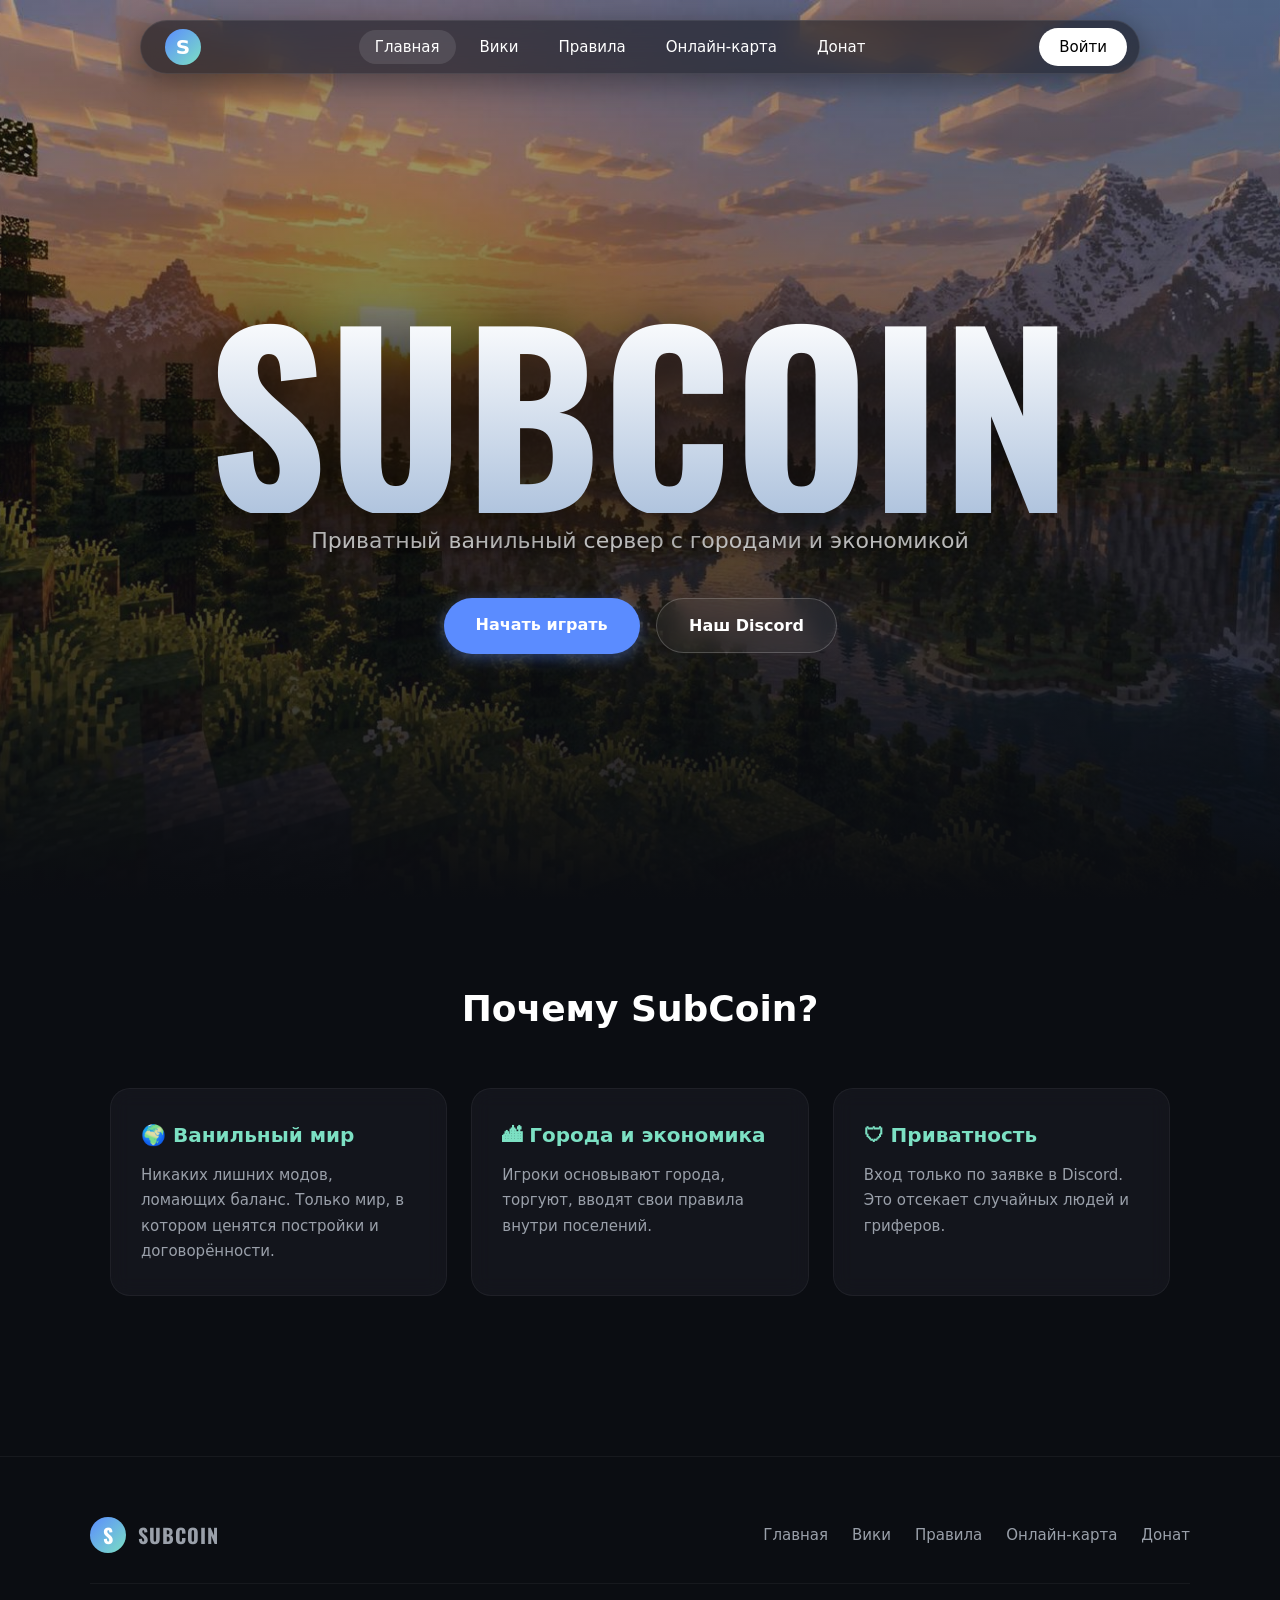
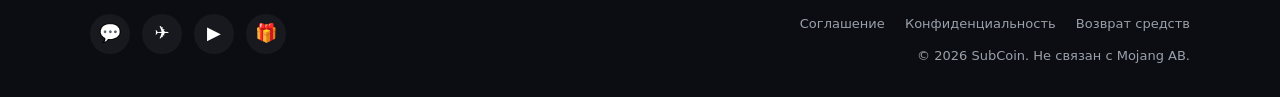
<file: index.html>
<!DOCTYPE html>
<html lang="ru">
<head>
<meta charset="UTF-8">
<meta name="viewport" content="width=device-width,initial-scale=1">
<title>SubCoin — приватный ванильный Minecraft-сервер</title>
<meta name="description" content="SubCoin — приватный ванильный сервер Minecraft с городами, экономикой и живым сообществом.">
<link rel="preconnect" href="https://fonts.googleapis.com">
<link rel="preconnect" href="https://fonts.gstatic.com" crossorigin>
<link href="https://fonts.googleapis.com/css2?family=Oswald:wght@700&display=swap" rel="stylesheet">
<link rel="stylesheet" href="style.css">
</head>
<body>

<header>
  <nav class="nav-pill">
    <div class="logo">
      <span class="logo-icon">S</span> 
    </div>
    <ul>
      <li><a href="index.html" class="active">Главная</a></li>
      <li><a href="wiki.html">Вики</a></li>
      <li><a href="rules.html">Правила</a></li>
      <li><a href="map.html">Онлайн-карта</a></li>
      <li><a href="donate.html">Донат</a></li>
    </ul>
    <div class="nav-right">
      <a href="https://discord.gg/estriperconor" target="_blank" rel="noopener" class="btn-discord">Войти</a>
    </div>
    <button class="burger" aria-label="Меню">☰</button>
  </nav>
</header>

<section class="hero-main">
  <div class="hero-overlay"></div>
  <div class="hero-content">
    <h1 class="hero-title">SUBCOIN</h1>
    <p class="hero-subtitle">Приватный ванильный сервер с городами и экономикой</p>
    <div class="hero-btns">
      <a class="btn btn-primary" href="wiki-start.html">Начать играть</a>
      <a class="btn btn-ghost" href="https://discord.gg/estriperconor" target="_blank">Наш Discord</a>
    </div>
  </div>
</section>

<section class="features-section">
  <h2>Почему SubCoin?</h2>
  <div class="cards">
    <div class="card">
      <h3>🌍 Ванильный мир</h3>
      <p>Никаких лишних модов, ломающих баланс. Только мир, в котором ценятся постройки и договорённости.</p>
    </div>
    <div class="card">
      <h3>🏙 Города и экономика</h3>
      <p>Игроки основывают города, торгуют, вводят свои правила внутри поселений.</p>
    </div>
    <div class="card">
      <h3>🛡 Приватность</h3>
      <p>Вход только по заявке в Discord. Это отсекает случайных людей и гриферов.</p>
    </div>
  </div>
</section>

<footer class="main-footer">
  <div class="footer-top">
    <div class="footer-logo">
      <span class="logo-icon">S</span> SUBCOIN
    </div>
    <div class="footer-links">
      <a href="index.html">Главная</a>
      <a href="wiki.html">Вики</a>
      <a href="rules.html">Правила</a>
      <a href="map.html">Онлайн-карта</a>
      <a href="donate.html">Донат</a>
    </div>
  </div>
  
  <div class="footer-bottom">
    <div class="footer-socials">
      <a href="https://discord.gg/estriperconor" target="_blank" title="Discord">💬</a>
      <a href="#" target="_blank" title="Telegram">✈️</a>
      <a href="#" target="_blank" title="YouTube">▶️</a>
      <a href="#" target="_blank" title="Boosty">🎁</a>
    </div>
    
    <div class="footer-legal">
      <a href="#">Соглашение</a>
      <a href="#">Конфиденциальность</a>
      <a href="#">Возврат средств</a>
      <p>© 2026 SubCoin. Не связан с Mojang AB.</p>
    </div>
  </div>
</footer>
</body>
</html>
</file>
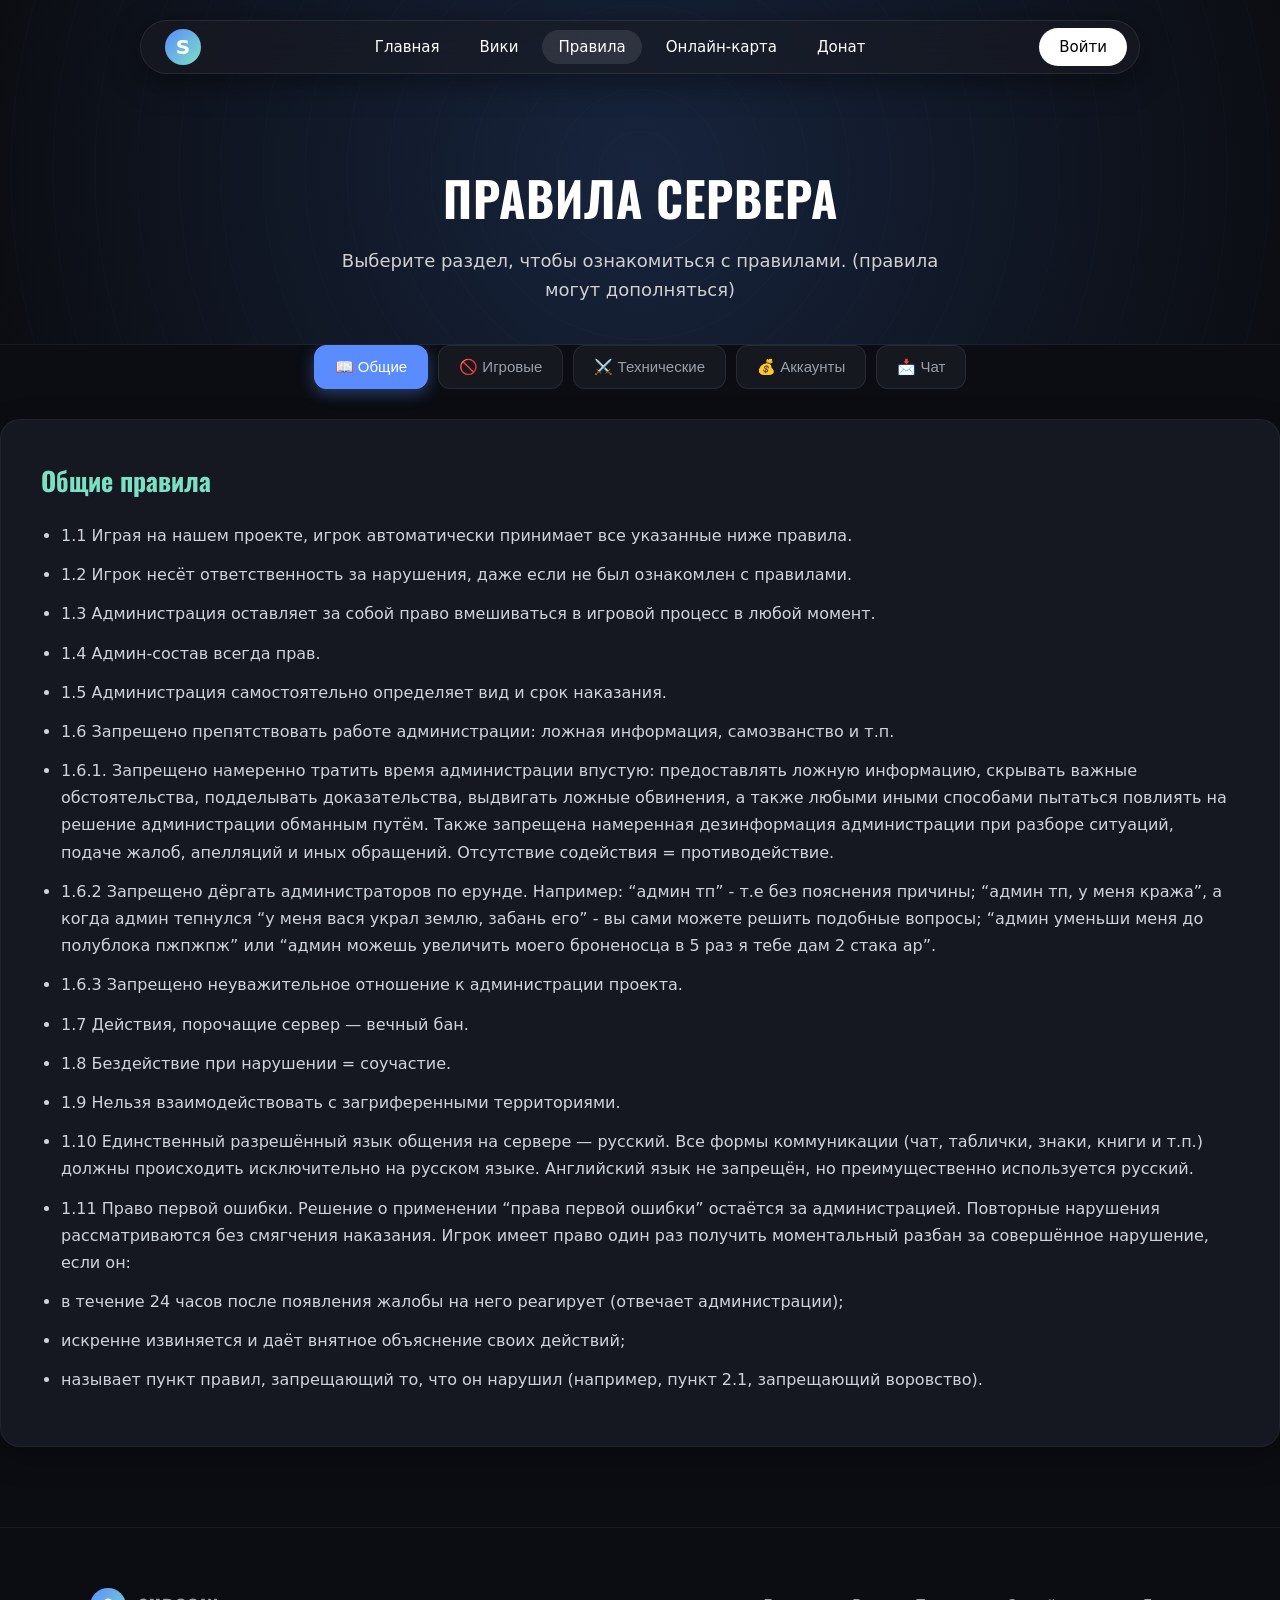
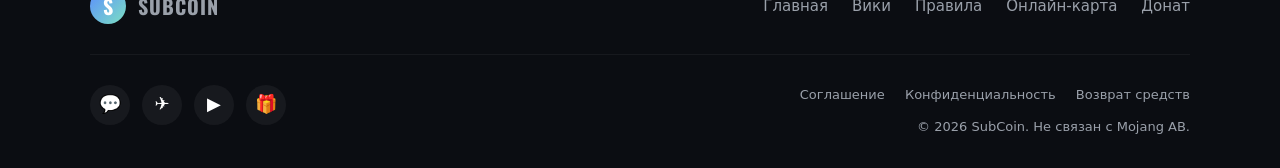
<file: rules.html>
<!DOCTYPE html>
<html lang="ru">
<head>
<meta charset="UTF-8">
<meta name="viewport" content="width=device-width,initial-scale=1">
<title>Правила — SubCoin</title>
<link rel="preconnect" href="https://fonts.googleapis.com">
<link rel="preconnect" href="https://fonts.gstatic.com" crossorigin>
<link href="https://fonts.googleapis.com/css2?family=Oswald:wght@700&display=swap" rel="stylesheet">
<link rel="stylesheet" href="style.css">
</head>
<body>

<header>
  <nav class="nav-pill">
    <div class="logo">
      <span class="logo-icon">S</span> 
    </div>
    <ul>
      <li><a href="index.html">Главная</a></li>
      <li><a href="wiki.html">Вики</a></li>
      <li><a href="rules.html" class="active">Правила</a></li>
      <li><a href="map.html">Онлайн-карта</a></li>
      <li><a href="donate.html">Донат</a></li>
    </ul>
    <div class="nav-right">
      <a href="https://discord.gg/estriperconor" target="_blank" rel="noopener" class="btn-discord">Войти</a>
    </div>
    <button class="burger" aria-label="Меню">☰</button>
  </nav>
</header>

  <section class="donate-hero" style="padding-bottom: 40px;">
  <div class="donate-hero-content">
    <h1 class="page-title" style="margin-bottom: 10px;">ПРАВИЛА СЕРВЕРА</h1>
    <p style="font-size: 18px; color: #d0d0d0; max-width: 600px; margin: 0 auto;">
      Выберите раздел, чтобы ознакомиться с правилами. (правила могут дополняться)
    </p>
  </div>
</section>
  <div class="tabs-nav">
    <button class="tab-btn active" data-target="tab-general">📖 Общие</button>
    <button class="tab-btn" data-target="tab-forbidden">🚫 Игровые</button>
    <button class="tab-btn" data-target="tab-pvp">⚔️ Технические</button>
    <button class="tab-btn" data-target="tab-economy">💰 Аккаунты</button>
    <button class="tab-btn" data-target="tab-appeals">📩 Чат</button>
  </div>

  <div class="tabs-content-box">
    
    <div id="tab-general" class="tab-content active">
      <h2>Общие правила</h2>
      <ul>
        <li>1.1 Играя на нашем проекте, игрок автоматически принимает все указанные ниже правила.</li>
        <li>1.2 Игрок несёт ответственность за нарушения, даже если не был ознакомлен с правилами.</li>
        <li>1.3 Администрация оставляет за собой право вмешиваться в игровой процесс в любой момент.</li>
        <li>1.4 Админ-состав всегда прав.</li>
        <li>1.5 Администрация самостоятельно определяет вид и срок наказания.</li>
        <li>1.6 Запрещено препятствовать работе администрации: ложная информация, самозванство и т.п.</li>
        <li>1.6.1. Запрещено намеренно тратить время администрации впустую: предоставлять ложную информацию, скрывать важные обстоятельства, подделывать доказательства, выдвигать ложные обвинения, а также любыми иными способами пытаться повлиять на решение администрации обманным путём. Также запрещена намеренная дезинформация администрации при разборе ситуаций, подаче жалоб, апелляций и иных обращений. Отсутствие содействия = противодействие.</li>
        <li>1.6.2 Запрещено дёргать администраторов по ерунде. Например: “админ тп” - т.е без пояснения причины; “админ тп, у меня кража”, а когда админ тепнулся “у меня вася украл землю, забань его” - вы сами можете решить подобные вопросы; “админ уменьши меня до полублока пжпжпж” или “админ можешь увеличить моего броненосца в 5 раз я тебе дам 2 стака ар”.</li>
        <li>1.6.3 Запрещено неуважительное отношение к администрации проекта.</li>
        <li>1.7 Действия, порочащие сервер — вечный бан.</li>
        <li>1.8 Бездействие при нарушении = соучастие.</li>
        <li>1.9 Нельзя взаимодействовать с загриференными территориями.</li>
        <li>1.10 Единственный разрешённый язык общения на сервере — русский. Все формы коммуникации (чат, таблички, знаки, книги и т.п.) должны происходить исключительно на русском языке. Английский язык не запрещён, но преимущественно используется русский.</li>
        <li>1.11 Право первой ошибки. Решение о применении “права первой ошибки” остаётся за администрацией. Повторные нарушения рассматриваются без смягчения наказания. Игрок имеет право один раз получить моментальный разбан за совершённое нарушение, если он:</li>
        <li>в течение 24 часов после появления жалобы на него реагирует (отвечает администрации);</li>
        <li>искренне извиняется и даёт внятное объяснение своих действий;</li>
        <li>называет пункт правил, запрещающий то, что он нарушил (например, пункт 2.1, запрещающий воровство).</li>
      </ul>
    </div>

    <div id="tab-forbidden" class="tab-content">
      <h2>Правила игры на сервере</h2>
      <ul>
        <li>2.1 Запрещено гриферство: разрушения, воровство, убийства мобов на чужой территории и т.п.</li>
        <li>2.2 Нельзя убивать игроков или их животных без причины.</li>
        <li>2.3 Нельзя мешать другим игрокам: намеренное блокирование обзора, подставляться под удары, толкание с высоты, агр мобов, вызов рейда на чужой территории и т.д.</li>
        <li>2.4 Запрещён любой дюп, за исключением тнт, сыпучих блоков, ковров и рельс.</li>
        <li>2.5 Запрещён бессмысленный спам предметами: яйцами, снежками, зарядами ветра и т.п.</li>
        <li>2.6 Запрещено уродовать территории без причины: рандомные полоски и столбы из блоков, оставленные воронки от криперов и т.п</li>
        <li>2.7 Запрещён ряд построек: половые органы, флаги реальных стран, эмблемы религиозных, террористических и любых других подобных организаций, любая свастика, нацистская символика и т.п.</li>
        <li>2.8 Запрещены масштабные раздачи ресурсов без согласования с администрацией сервера.</li>
      </ul>
    </div>

    <div id="tab-pvp" class="tab-content">
      <h2>Технические правила сервера</h2>
      <ul>
        <li>3.1 Нельзя создавать нагрузку на сервер (лаг-машины, DDoS и т.п.)</li>
        <li>3.2 Запрещены читы, баги и уязвимости</li>
        <li>3.3 Восстановление (откат) ресурсов и построек возможен, если вы не контактировали с пострадавшей территорией. В любом случае обращайтесь к администраторам за помощью.</li>
        <li>3.4 Восстановлние (откат) шалкеров не производится. Хранение ресурсов в шалкерах на ваш страх и риск.</li>
      </ul>
    </div>

    <div id="tab-economy" class="tab-content">
      <h2>Правила аккаунтов</h2>
      <ul>
        <li>4.1 Запрещены оскорбительные и неприемлемые никнеймы: ненормативная лексика, политические термины и т.п</li>
        <li>4.2 Запрещена передача аккаунта. Ответственность за аккаунт лежит на его владельце.</li>
        <li>4.3 Мультиаккаунты запрещены.</li>
        <li>4.4 Смена ника — только в исключительных случаях.</li>
        <li>4.5 Запрещён взлом чужих аккаунтов. Любые попытки несанкционированного доступа к чужому аккаунту строго наказываются.</li>
        <li>4.6 Восстановление пароля возможно только при запросе с Discord-аккаунта, с которого была подана заявка.</li>
      </ul>
    </div>

    <div id="tab-appeals" class="tab-content">
      <h2>Правила чата</h2>
      <ul>
        <li>5.1 Запрещён спам, флуд и т.п.</li>
        <li>5.2 Токсичное поведение: оскорбления, агрессивные высказывания, угрозы, шантаж, клевета, буллинг и т.п. Также учитываются правила Twitch (например, список запрещённых слов).</li>
        <li>5.3 Нельзя обсуждать политику, религию, национальные вопросы и другие провокационные темы.</li>
        <li>5.4 Аморальное поведение. Нельзя обсуждать испражнения, сексуальные темы и другие неприемлемые вещи.</li>
        <li>5.5 Запрещено выпрашивать и распространять личные данные (ФИО, адрес, телефон и т. д.).</li>
        <li>5.6 Запрещён 18+ контент, за редкими исключениями.</li>
        <li>5.7 Запрещена реклама без разрешения администрации.</li>
        <li>5.8 Включение саундпадов разрешено, но если кто-то попросил выключить - нужно незамедлительно выключить и больше не включать.</li>
      </ul>
    </div>

  </div>
</div>

<footer class="main-footer">
  <div class="footer-top">
    <div class="footer-logo">
      <span class="logo-icon">S</span> SUBCOIN
    </div>
    <div class="footer-links">
      <a href="index.html">Главная</a>
      <a href="wiki.html">Вики</a>
      <a href="rules.html">Правила</a>
      <a href="map.html">Онлайн-карта</a>
      <a href="donate.html">Донат</a>
    </div>
  </div>
  
  <div class="footer-bottom">
    <div class="footer-socials">
      <a href="https://discord.gg/estriperconor" target="_blank" title="Discord">💬</a>
      <a href="#" target="_blank" title="Telegram">✈️</a>
      <a href="#" target="_blank" title="YouTube">▶️</a>
      <a href="#" target="_blank" title="Boosty">🎁</a>
    </div>
    
    <div class="footer-legal">
      <a href="#">Соглашение</a>
      <a href="#">Конфиденциальность</a>
      <a href="#">Возврат средств</a>
      <p>© 2026 SubCoin. Не связан с Mojang AB.</p>
    </div>
  </div>
</footer>
<script>
  document.addEventListener('DOMContentLoaded', function() {
    const tabBtns = document.querySelectorAll('.tab-btn');
    const tabContents = document.querySelectorAll('.tab-content');

    if (tabBtns.length === 0) return;

    tabBtns.forEach(function(btn) {
      btn.addEventListener('click', function() {
        tabBtns.forEach(function(b) { b.classList.remove('active'); });
        tabContents.forEach(function(c) { c.classList.remove('active'); });

        btn.classList.add('active');

        const targetId = btn.getAttribute('data-target');
        const targetContent = document.getElementById(targetId);
        
        if (targetContent) {
          targetContent.classList.add('active');
        }
      });
    });
  });
</script>
</body>
</html>
</body>
</html>
</file>
<file: style.css>
:root{
  --bg:#0b0d12;
  --panel:rgba(25, 28, 36, 0.6); /* Полупрозрачный фон для меню */
  --text:#ffffff;
  --muted:#9aa0aa;
  --accent:#5b8cff;
  --accent2:#7ce0c3;
}

*{box-sizing:border-box;margin:0;padding:0}
body{
  font-family:system-ui,-apple-system,"Segoe UI",Roboto,sans-serif;
  background:var(--bg);color:var(--text);line-height:1.6;
  overflow-x: hidden;
}
a{color:var(--text);text-decoration:none}
a:hover{text-decoration:none}

/* --- ШАПКА (Меню-капсула) --- */
header{
  position: fixed; /* Меню теперь всегда висит сверху */
  top: 20px;
  left: 0;
  width: 100%;
  z-index: 100;
  display: flex;
  justify-content: center;
  pointer-events: none; /* Чтобы клики проходили сквозь пустые места */
}
.nav-pill{
  pointer-events: auto;
  display:flex;align-items:center;justify-content:space-between;
  background:var(--panel);
  backdrop-filter: blur(16px);
  -webkit-backdrop-filter: blur(16px);
  border: 1px solid rgba(255,255,255,0.08);
  border-radius: 50px;
  padding: 8px 12px 8px 24px;
  width: 90%;
  max-width: 1000px;
  box-shadow: 0 8px 32px rgba(0,0,0,0.4);
}
.logo-icon {
  display: inline-block;
  background: linear-gradient(135deg, #5b8cff, #7ce0c3);
  color: #fff;
  font-weight: 900;
  font-size: 20px;
  width: 36px; height: 36px;
  line-height: 36px;
  text-align: center;
  border-radius: 50%;
}
.nav-pill ul{display:flex;gap:8px;list-style:none;margin: 0 auto;}
.nav-pill a {
  font-size:15px; font-weight: 500; padding: 8px 16px; border-radius: 30px; transition: .2s;
}
.nav-pill a:hover, .nav-pill a.active {
  background: rgba(255,255,255,0.1);
}
.btn-discord {
  background: #fff; color: #000 !important; padding: 10px 20px !important; border-radius: 30px !important; font-weight: 600;
}
.btn-discord:hover { background: #e0e0e0; }
.burger{display:none;background:none;border:0;color:var(--text);font-size:24px;cursor:pointer; padding-right: 16px;}

/* --- ГЛАВНЫЙ ЭКРАН (С фоновой картинкой) --- */
.hero-main {
  position: relative;
  width: 100%;
  height: 100vh; /* Занимает весь экран */
  min-height: 700px;
  display: flex;
  align-items: center;
  justify-content: center;
  /* СЮДА ВСТАВЬТЕ ССЫЛКУ НА ВАШУ КАРТИНКУ (см. инструкцию ниже) */
  background-image: url('bg.jpg'); 
  background-size: cover;
  background-position: center;
  background-attachment: fixed; /* Эффект легкого параллакса */
}

/* Затемнение фона, чтобы текст читался */
.hero-overlay {
  position: absolute;
  top:0; left:0; right:0; bottom:0;
  background: linear-gradient(to bottom, rgba(11,13,18,0.3) 0%, rgba(11,13,18,0.8) 80%, rgba(11,13,18,1) 100%);
}

.hero-content {
  position: relative;
  z-index: 10;
  text-align: center;
  margin-top: 60px; /* Сдвиг вниз, чтобы не перекрывать меню */
}

/* Огромная надпись в стиле Moonvale */
.hero-title {
  font-family: 'Oswald', sans-serif;
  font-size: clamp(80px, 18vw, 250px); /* Адаптивный размер: от 80px до 250px */
  line-height: 0.9;
  letter-spacing: 2px;
  text-transform: uppercase;
  /* Градиент для текста (Серебристый/голубой) */
  background: linear-gradient(180deg, #ffffff 0%, #b0c4de 100%);
  -webkit-background-clip: text;
  -webkit-text-fill-color: transparent;
  filter: drop-shadow(0px 10px 30px rgba(0,0,0,0.8));
  margin-bottom: 10px;
}

.hero-subtitle {
  font-size: clamp(16px, 2vw, 22px);
  color: #d0d0d0;
  margin-bottom: 40px;
  text-shadow: 0 2px 10px rgba(0,0,0,0.8);
  font-weight: 500;
}

.hero-btns {
  display: flex;
  gap: 16px;
  justify-content: center;
  flex-wrap: wrap;
}

.btn{
  display:inline-block;padding:14px 32px;border-radius:50px;
  font-weight:600;font-size:16px;transition:.2s;
}
.btn-primary{background:var(--accent);color:#fff; box-shadow: 0 4px 15px rgba(91,140,255,0.4);}
.btn-primary:hover{background:#4a7bf0; transform: translateY(-2px);}
.btn-ghost{background: rgba(255,255,255,0.05); border:1px solid rgba(255,255,255,0.2); color:var(--text); backdrop-filter: blur(10px);}
.btn-ghost:hover{background: rgba(255,255,255,0.1); transform: translateY(-2px);}

/* --- СЕКЦИЯ НИЖЕ --- */
.features-section {
  max-width:1100px; margin: 0 auto; padding: 80px 20px;
}
.features-section h2 { font-size: 36px; text-align: center; margin-bottom: 50px; font-weight: 700;}
.cards{display:grid;grid-template-columns:repeat(auto-fit,minmax(260px,1fr));gap:24px}
.card{
  background:var(--panel); border:1px solid rgba(255,255,255,0.05); border-radius:20px;
  padding:30px; transition:.3s; backdrop-filter: blur(10px);
}
.card:hover{border-color:var(--accent); transform:translateY(-5px); box-shadow: 0 10px 30px rgba(0,0,0,0.5);}
.card h3{font-size:20px;margin-bottom:12px;color:var(--accent2)}
.card p{color:var(--muted);font-size:15px; line-height: 1.7;}

footer{
  border-top:1px solid rgba(255,255,255,0.05); text-align:center; padding:40px 20px; color:var(--muted); font-size:14px;
}

/* --- МОБИЛЬНАЯ ВЕРСИЯ --- */
@media(max-width:850px){
  .nav-pill { padding: 12px 20px; justify-content: space-between; }
  .nav-pill ul{
    display:none; position:absolute; top: 70px; left: 0; right: 0;
    flex-direction:column; background:rgba(15,17,21,0.95); padding:20px;
    border-radius: 20px; border:1px solid rgba(255,255,255,0.1); gap:10px;
    backdrop-filter: blur(20px); text-align: center;
  }
  .nav-pill ul.open{display:flex}
  .burger{display:block}
  .nav-right { display: none; } /* Прячем кнопку Войти на мобилке (можно оставить, если нужно) */
  .hero-title { line-height: 1.1; }
}
/* --- СТИЛИ ДЛЯ ВНУТРЕННИХ СТРАНИЦ (Вики, Правила, Карта) --- */
.page-content {
  max-width: 850px;
  margin: 0 auto;
  padding: 140px 20px 80px; /* Большой отступ сверху, чтобы меню не перекрывало заголовок */
}

.page-title {
  font-family: 'Oswald', sans-serif;
  font-size: clamp(32px, 5vw, 48px);
  margin-bottom: 20px;
  color: #fff;
  text-transform: uppercase;
  letter-spacing: 1px;
}

.page-content h2 {
  font-size: 26px;
  margin: 40px 0 15px;
  color: var(--accent2);
  font-weight: 600;
}

.page-content p, .page-content li {
  color: #cfd3da;
  font-size: 17px;
  margin-bottom: 12px;
  line-height: 1.7;
}

.page-content ul, .page-content ol {
  padding-left: 25px;
  margin-bottom: 25px;
}

.page-content code {
  background: rgba(255,255,255,0.1);
  padding: 3px 8px;
  border-radius: 6px;
  font-family: monospace;
  color: var(--accent2);
}

.notice {
  background: rgba(91, 140, 255, 0.1);
  border-left: 4px solid var(--accent);
  padding: 20px;
  border-radius: 8px;
  margin: 30px 0;
  color: #e0e0e0;
}

.map-frame {
  width: 100%;
  height: 70vh;
  min-height: 500px;
  border: 1px solid rgba(255,255,255,0.1);
  border-radius: 20px;
  background: #000;
  box-shadow: 0 10px 30px rgba(0,0,0,0.5);
}

.map-fallback {
  display: flex;
  flex-direction: column;
  align-items: center;
  justify-content: center;
  height: 400px;
  background: var(--panel);
  border: 2px dashed rgba(255,255,255,0.1);
  border-radius: 20px;
  color: var(--muted);
  text-align: center;
  padding: 20px;
}
/* --- СТИЛИ ДЛЯ СТРАНИЦЫ ДОНАТА --- */

/* Баннер сверху */
.donate-hero {
  background: radial-gradient(circle at center, #17243d 0%, #0b0d12 100%);
  padding: 160px 20px 60px;
  text-align: center;
  position: relative;
  overflow: hidden;
  border-bottom: 1px solid rgba(255,255,255,0.05);
}
/* Красивые линии на фоне (как на moonvale) */
.donate-hero::before {
  content: '';
  position: absolute;
  top: -50%; left: -50%; width: 200%; height: 200%;
  background-image: repeating-radial-gradient(
    circle at center,
    transparent 0,
    transparent 40px,
    rgba(91, 140, 255, 0.05) 41px,
    transparent 42px
  );
  opacity: 0.5;
  pointer-events: none;
}

.promo-badge {
  display: inline-block;
  background: #fff;
  color: #000;
  padding: 10px 24px;
  border-radius: 30px;
  font-weight: 700;
  font-size: 15px;
  box-shadow: 0 4px 15px rgba(255,255,255,0.2);
  position: relative;
}
/* Маленькая желтая плашка со скидкой */
.promo-badge::after {
  content: '-10%';
  position: absolute;
  bottom: -8px; right: -10px;
  background: #ffcc00;
  color: #000;
  font-size: 12px;
  padding: 2px 8px;
  border-radius: 10px;
  font-weight: 800;
  transform: rotate(-10deg);
}

/* Меню категорий (табы) */
.donate-tabs-container {
  display: flex;
  justify-content: center;
  margin-top: -30px; /* Наложение на баннер */
  position: relative;
  z-index: 10;
}
.donate-tabs {
  display: flex;
  background: rgba(25, 28, 36, 0.8);
  backdrop-filter: blur(16px);
  border: 1px solid rgba(255,255,255,0.1);
  border-radius: 50px;
  padding: 8px;
  gap: 5px;
  box-shadow: 0 10px 30px rgba(0,0,0,0.5);
}
.tab-btn {
  background: transparent;
  border: none;
  color: var(--muted);
  padding: 10px 20px;
  border-radius: 40px;
  font-size: 15px;
  font-weight: 500;
  cursor: pointer;
  transition: 0.2s;
}
.tab-btn:hover { color: #fff; }
.tab-btn.active {
  background: rgba(255,255,255,0.1);
  color: #fff;
}

/* Сетка товаров */
.donate-store {
  max-width: 1100px;
  margin: 0 auto;
  padding: 60px 20px;
}
.store-grid {
  display: grid;
  grid-template-columns: repeat(auto-fit, minmax(300px, 1fr));
  gap: 24px;
}

/* Карточка товара */
.store-card {
  background: #151820;
  border: 1px solid rgba(255,255,255,0.05);
  border-radius: 20px;
  padding: 24px;
  display: flex;
  flex-direction: column;
  justify-content: space-between;
  transition: 0.3s;
}
.store-card:hover {
  border-color: rgba(91, 140, 255, 0.5);
  transform: translateY(-5px);
  box-shadow: 0 15px 30px rgba(0,0,0,0.6);
}
.store-card-top h3 {
  font-size: 18px;
  font-weight: 700;
  margin-bottom: 5px;
  text-transform: uppercase;
  letter-spacing: 0.5px;
}
.store-card-top p {
  color: var(--muted);
  font-size: 14px;
  margin-bottom: 20px;
}
.store-img-placeholder {
  font-size: 60px;
  text-align: right;
  margin-top: -40px; /* Поднимаем картинку вправо */
  opacity: 0.8;
}
.store-card-bottom {
  display: flex;
  justify-content: space-between;
  align-items: center;
  margin-top: 20px;
  padding-top: 20px;
  border-top: 1px solid rgba(255,255,255,0.05);
}
.store-price {
  font-size: 22px;
  font-weight: 800;
  font-family: 'Oswald', sans-serif;
}
.store-actions {
  display: flex;
  align-items: center;
  gap: 8px;
}
.icon-btn {
  background: rgba(255,255,255,0.05);
  border: 1px solid rgba(255,255,255,0.1);
  color: #fff;
  width: 36px; height: 36px;
  border-radius: 50%;
  cursor: pointer;
  display: flex;
  align-items: center;
  justify-content: center;
  transition: 0.2s;
  font-size: 14px;
}
.icon-btn:hover { background: rgba(255,255,255,0.15); }
.buy-btn {
  background: rgba(255,255,255,0.1);
  color: #fff;
  padding: 8px 16px;
  border-radius: 20px;
  font-size: 14px;
  font-weight: 600;
  transition: 0.2s;
}
.buy-btn:hover {
  background: var(--accent);
  text-decoration: none;
}

/* Блок помощи (Boosty) */
.donate-help {
  max-width: 1100px;
  margin: 0 auto 80px;
  padding: 0 20px;
}
.help-content {
  background: linear-gradient(90deg, #1c2230 0%, #151820 100%);
  border: 1px solid rgba(255,255,255,0.08);
  border-radius: 20px;
  padding: 30px;
  display: flex;
  align-items: center;
  justify-content: space-between;
  gap: 30px;
  flex-wrap: wrap;
}
.help-content h3 {
  font-size: 20px;
  margin-bottom: 8px;
}
.help-content p {
  color: var(--muted);
  font-size: 15px;
  max-width: 700px;
}

/* --- Мобильная версия для доната --- */
@media (max-width: 768px) {
  .donate-tabs { flex-wrap: wrap; justify-content: center; border-radius: 20px; }
  .tab-btn { padding: 8px 14px; font-size: 14px; }
  .store-img-placeholder { font-size: 40px; margin-top: -10px; }
  .help-content { flex-direction: column; text-align: center; }
}
/* --- БЛОК ВОПРОСОВ И ОТВЕТОВ (FAQ) --- */
.faq-section {
  max-width: 850px;
  margin: 60px auto;
  padding: 0 20px;
}

.faq-title {
  font-family: 'Oswald', sans-serif;
  font-size: 36px;
  text-align: center;
  margin-bottom: 40px;
  letter-spacing: 1px;
}

.faq-container {
  display: flex;
  flex-direction: column;
  gap: 12px;
}

/* Сама плашка вопроса */
.faq-item {
  background: #151820;
  border: 1px solid rgba(255,255,255,0.05);
  border-radius: 16px;
  overflow: hidden;
  transition: 0.3s;
}

.faq-item:hover {
  border-color: rgba(91, 140, 255, 0.3);
}

/* Кнопка с вопросом */
.faq-question {
  padding: 20px 24px;
  font-size: 17px;
  font-weight: 500;
  cursor: pointer;
  position: relative;
  list-style: none; /* Убираем стандартный треугольник браузера */
  display: flex;
  justify-content: space-between;
  align-items: center;
}

/* Убираем стандартный маркер в Safari */
.faq-question::-webkit-details-marker {
  display: none;
}

/* Рисуем свою стрелочку (галочку) */
.faq-question::after {
  content: '⌄';
  font-size: 24px;
  color: var(--muted);
  transition: 0.3s;
  line-height: 1;
}

/* Поворот стрелочки при открытии */
.faq-item[open] .faq-question::after {
  transform: rotate(180deg);
  color: var(--accent);
}

/* Плавное появление ответа */
.faq-answer {
  padding: 0 24px 20px;
  color: var(--muted);
  font-size: 15px;
  line-height: 1.6;
  animation: fadeIn 0.3s ease-in-out;
}

@keyframes fadeIn {
  from { opacity: 0; transform: translateY(-5px); }
  to { opacity: 1; transform: translateY(0); }
}

/* --- НОВЫЙ КРАСИВЫЙ ФУТЕР --- */
.main-footer {
  background: #0b0d12;
  border-top: 1px solid rgba(255,255,255,0.05);
  padding: 60px 20px 30px;
  margin-top: 80px;
}

.footer-top {
  max-width: 1100px;
  margin: 0 auto;
  display: flex;
  justify-content: space-between;
  align-items: center;
  padding-bottom: 30px;
  border-bottom: 1px solid rgba(255,255,255,0.05);
  flex-wrap: wrap;
  gap: 20px;
}

.footer-logo {
  display: flex;
  align-items: center;
  gap: 12px;
  font-family: 'Oswald', sans-serif;
  font-size: 20px;
  font-weight: 700;
  letter-spacing: 1px;
}

.footer-links {
  display: flex;
  gap: 24px;
  flex-wrap: wrap;
}

.footer-links a {
  color: var(--muted);
  font-size: 15px;
  transition: 0.2s;
}

.footer-links a:hover {
  color: #fff;
}

.footer-bottom {
  max-width: 1100px;
  margin: 30px auto 0;
  display: flex;
  justify-content: space-between;
  align-items: flex-start;
  flex-wrap: wrap;
  gap: 30px;
}

.footer-socials {
  display: flex;
  gap: 12px;
}

.footer-socials a {
  display: flex;
  align-items: center;
  justify-content: center;
  width: 40px;
  height: 40px;
  background: rgba(255,255,255,0.05);
  border-radius: 50%;
  font-size: 18px;
  transition: 0.2s;
}

.footer-socials a:hover {
  background: var(--accent);
  transform: translateY(-2px);
}

.footer-legal {
  text-align: right;
  color: var(--muted);
  font-size: 13px;
}

.footer-legal a {
  color: var(--muted);
  margin-left: 16px;
  transition: 0.2s;
}

.footer-legal a:hover {
  color: #fff;
}

.footer-legal p {
  margin-top: 12px;
}

/* Мобильная версия футера и FAQ */
@media (max-width: 768px) {
  .footer-top { flex-direction: column; text-align: center; justify-content: center; }
  .footer-links { justify-content: center; }
  .footer-bottom { flex-direction: column; align-items: center; text-align: center; }
  .footer-legal { text-align: center; }
  .footer-legal a { margin: 0 8px; display: inline-block; margin-bottom: 8px; }
}
/* Баннер сверху */
.rule-hero {
  background: radial-gradient(circle at center, #17243d 0%, #0b0d12 100%);
  padding: 160px 20px 60px;
  text-align: center;
  position: relative;
  overflow: hidden;
  border-bottom: 1px solid rgba(255,255,255,0.05);
}
/* Красивые линии на фоне (как на moonvale) */
.rule-hero::before {
  content: '';
  position: absolute;
  top: -50%; left: -50%; width: 200%; height: 200%;
  background-image: repeating-radial-gradient(
    circle at center,
    transparent 0,
    transparent 40px,
    rgba(91, 140, 255, 0.05) 41px,
    transparent 42px
  );
  opacity: 0.5;
  pointer-events: none;
}
/* Стили для блока с правилами */
.rules-box {
  background: #151820; /* Темная подложка */
  border: 1px solid rgba(255,255,255,0.05);
  border-radius: 20px;
  padding: 40px;
  box-shadow: 0 10px 30px rgba(0,0,0,0.3);
}

.rules-box h2 {
  margin-top: 0; /* Убираем лишний отступ у первого заголовка */
}

.rules-box h2:not(:first-child) {
  margin-top: 40px; /* Отступ между смысловыми блоками */
  border-top: 1px solid rgba(255,255,255,0.05);
  padding-top: 30px;
}

/* Делаем код (названия каналов) красивым */
.rules-box code {
  background: rgba(91, 140, 255, 0.15);
  color: var(--accent2);
  padding: 2px 6px;
  border-radius: 4px;
}

/* Адаптив для мобильных */
@media (max-width: 768px) {
  .rules-box {
    padding: 20px;
  }
}
/* --- СТИЛИ ДЛЯ СТРАНИЦЫ ПРАВИЛ С САЙДБАРОМ --- */

.rules-layout {
  max-width: 1200px;
  margin: 120px auto 60px; /* Отступ сверху, чтобы не мешало меню */
  padding: 0 20px;
  display: flex;
  gap: 40px;
  align-items: flex-start;
}

/* --- ЛЕВОЕ МЕНЮ (САЙДБАР) --- */
.rules-sidebar {
  width: 280px;
  flex-shrink: 0;
  position: sticky;
  top: 100px; /* Меню будет прилипать при прокрутке */
  background: rgba(25, 28, 36, 0.6);
  border: 1px solid rgba(255,255,255,0.05);
  border-radius: 20px;
  padding: 24px;
  backdrop-filter: blur(10px);
}

.sidebar-title {
  font-family: 'Oswald', sans-serif;
  font-size: 20px;
  color: #fff;
  margin-bottom: 20px;
  display: flex;
  align-items: center;
  gap: 10px;
  letter-spacing: 1px;
}

.sidebar-title .icon {
  background: var(--accent);
  width: 32px; height: 32px;
  border-radius: 50%;
  display: flex;
  align-items: center;
  justify-content: center;
  font-size: 16px;
}

.rules-sidebar ul {
  list-style: none;
  padding: 0;
  margin: 0;
}

.rules-sidebar li {
  margin-bottom: 8px;
}

.rules-sidebar a {
  display: block;
  color: var(--muted);
  font-size: 15px;
  padding: 10px 14px;
  border-radius: 10px;
  transition: 0.2s;
  text-decoration: none;
}

.rules-sidebar a:hover {
  background: rgba(255,255,255,0.05);
  color: #fff;
  padding-left: 18px; /* Эффект сдвига при наведении */
}

/* --- ПРАВАЯ ЧАСТЬ (КОНТЕНТ) --- */
.rules-content {
  flex-grow: 1;
  background: #151820;
  border: 1px solid rgba(255,255,255,0.05);
  border-radius: 20px;
  padding: 50px;
  box-shadow: 0 10px 30px rgba(0,0,0,0.3);
}

.rules-header {
  text-align: center;
  margin-bottom: 40px;
  padding-bottom: 30px;
  border-bottom: 1px solid rgba(255,255,255,0.05);
}

.rules-subtitle {
  color: var(--muted);
  font-size: 16px;
  margin-top: 10px;
}

/* Стили для самих разделов правил */
.rule-section {
  margin-bottom: 50px;
  scroll-margin-top: 120px; /* Отступ при клике на ссылку, чтобы меню не закрывало заголовок */
}

.rule-section:last-child {
  margin-bottom: 0;
}

.rule-section h2 {
  font-size: 26px;
  color: var(--accent2);
  margin-bottom: 20px;
  font-family: 'Oswald', sans-serif;
  letter-spacing: 0.5px;
}

.rule-section p, .rule-section li {
  color: #cfd3da;
  font-size: 16px;
  line-height: 1.7;
  margin-bottom: 12px;
}

.rule-section ul {
  padding-left: 20px;
}

.rule-section strong {
  color: #fff;
}

.rule-section code {
  background: rgba(91, 140, 255, 0.15);
  color: var(--accent2);
  padding: 2px 6px;
  border-radius: 4px;
}

/* --- МОБИЛЬНАЯ ВЕРСИЯ (АДАПТИВ) --- */
@media (max-width: 900px) {
  .rules-layout {
    flex-direction: column;
    margin-top: 90px;
  }
  
  .rules-sidebar {
    width: 100%;
    position: static; /* На телефоне меню не липнет, а просто стоит сверху */
    padding: 20px;
  }
  
  .rules-sidebar ul {
    display: flex;
    flex-wrap: wrap;
    gap: 8px;
  }
  
  .rules-sidebar li {
    margin-bottom: 0;
  }
  
  .rules-sidebar a {
    padding: 8px 12px;
    font-size: 14px;
    background: rgba(255,255,255,0.03);
  }

  .rules-content {
    padding: 30px 20px;
  }
}
/* --- СТИЛИ ДЛЯ ВКЛАДОК (ПРАВИЛА) --- */

.tabs-nav {
  display: flex;
  flex-wrap: wrap;
  gap: 10px;
  justify-content: center;
  margin-bottom: 30px;
}

.tab-btn {
  background: rgba(25, 28, 36, 0.8);
  border: 1px solid rgba(255,255,255,0.08);
  color: var(--muted);
  padding: 12px 20px;
  border-radius: 12px;
  font-size: 15px;
  font-weight: 500;
  cursor: pointer;
  transition: all 0.2s;
  display: flex;
  align-items: center;
  gap: 8px;
}

.tab-btn:hover {
  background: rgba(255,255,255,0.05);
  color: #fff;
  border-color: rgba(91, 140, 255, 0.3);
}

/* Активная кнопка */
.tab-btn.active {
  background: var(--accent);
  color: #fff;
  border-color: var(--accent);
  box-shadow: 0 4px 15px rgba(91, 140, 255, 0.4);
}

/* Контейнер для текста */
.tabs-content-box {
  background: #151820;
  border: 1px solid rgba(255,255,255,0.05);
  border-radius: 20px;
  padding: 40px;
  box-shadow: 0 10px 30px rgba(0,0,0,0.3);
  min-height: 300px; /* Чтобы блок не прыгал, если текста мало */
}

/* Скрываем все вкладки по умолчанию */
.tab-content {
  display: none;
  animation: fadeIn 0.3s ease-in-out;
}

/* Показываем только активную */
.tab-content.active {
  display: block;
}

.tab-content h2 {
  font-family: 'Oswald', sans-serif;
  font-size: 26px;
  color: var(--accent2);
  margin-bottom: 20px;
}

.tab-content p, .tab-content li {
  color: #cfd3da;
  font-size: 16px;
  line-height: 1.7;
  margin-bottom: 12px;
}

.tab-content ul {
  padding-left: 20px;
}

.tab-content strong {
  color: #fff;
}

@keyframes fadeIn {
  from { opacity: 0; transform: translateY(5px); }
  to { opacity: 1; transform: translateY(0); }
}

/* Мобильная версия */
@media (max-width: 768px) {
  .tabs-content-box { padding: 25px 20px; }
  .tab-btn { padding: 10px 14px; font-size: 14px; flex: 1 1 40%; justify-content: center; }
}
</file>
